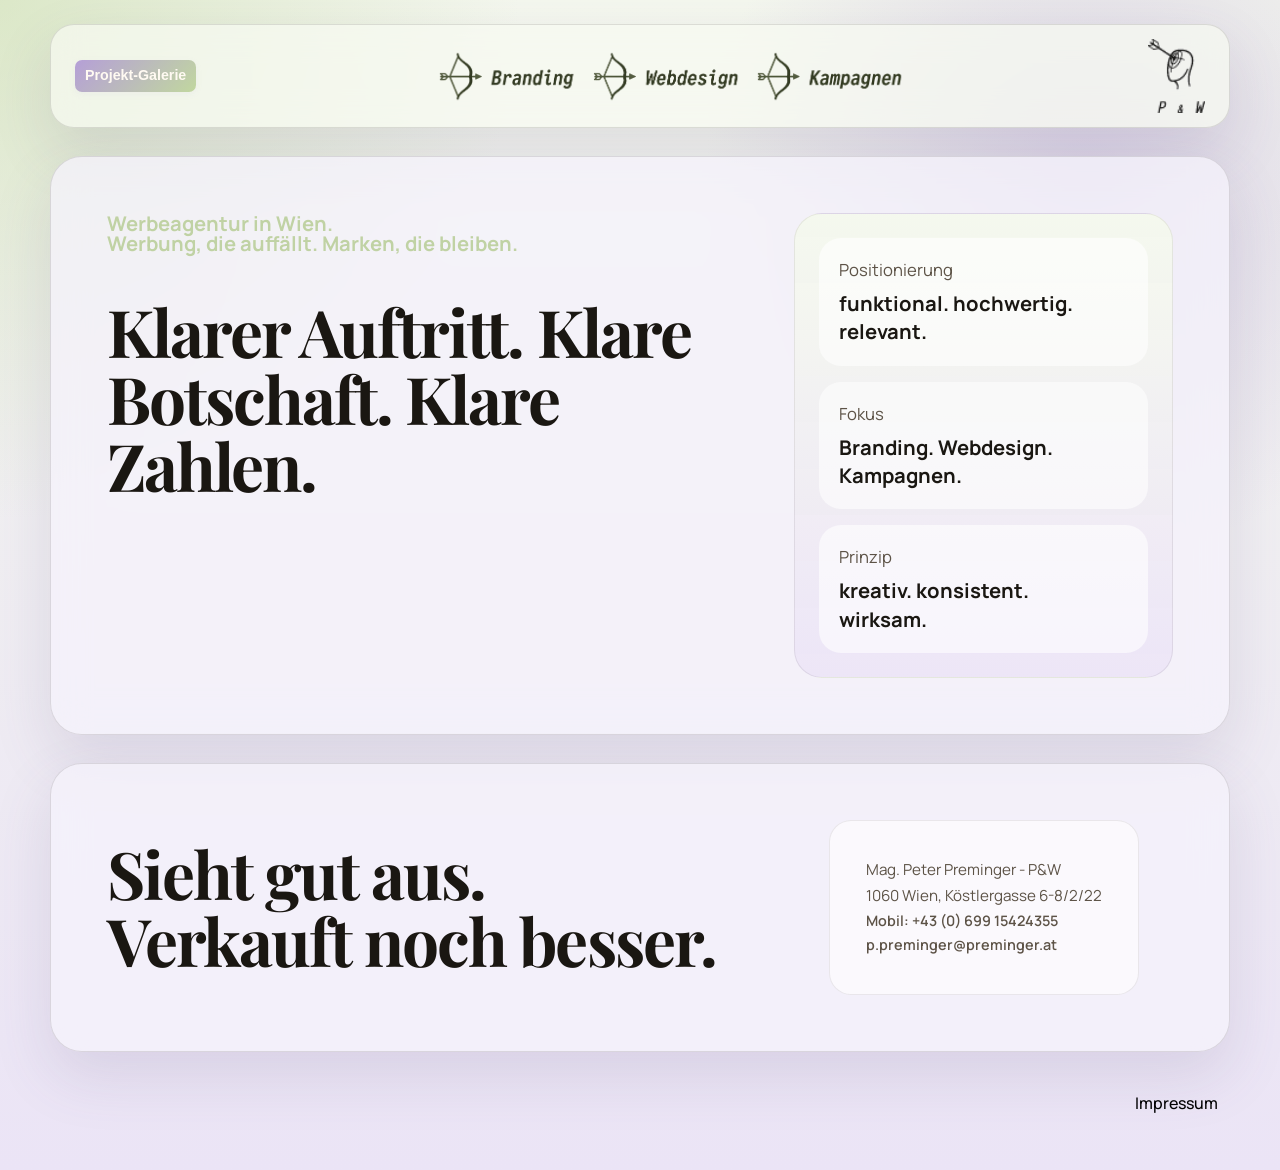
<file: index.html>
<!DOCTYPE html>
<html lang="de">
<head>
  <meta charset="utf-8">
  <meta name="viewport" content="width=device-width, initial-scale=1.0">
  <meta name="robots" content="index,follow,max-image-preview:large,max-snippet:-1,max-video-preview:-1">

  <link rel="canonical" href="https://preminger.at/" />
  <title>Preminger - P&W | Werbeagentur in Wien | Branding | Webdesign & Webdevelopment | Kampagnen</title>
  <meta name="description" content="Werbeagentur Preminger - P&W in Wien, Kampagnen, Marketing, Branding, Public Relations, Webdesign und Webdevelopment. +43 (0) 699 15424355, p.preminger@preminger.at">
  <meta name="keywords" content="Werbeagentur Wien, Webdesign Wien, Webdevelopment, Online-Marketing, Digitalagentur, Preminger, Werbung, Marketing, Kommunikation, Website erstellen, SEO, Webagentur Wien">
  <meta property="og:title" content="Werbeagentur Wien | Webdesign & Webdevelopment | Preminger">
  <meta property="og:description" content="Werbeagentur Preminger – P&W in Wien – Ihre Agentur für Webdesign, Webdevelopment und Online-Marketing. Jetzt informieren!">
  <meta property="og:type" content="website">
  <meta property="og:url" content="https://preminger.at/">
  <meta property="og:image" content="https://preminger.at/picture_library/Google.png">
  <meta property="og:image:alt" content="Werbeagentur Preminger - P&W in Wien Logo">
  <meta property="og:site_name" content="Werbeagentur Preminger - P&W in Wien">
  <meta property="og:locale" content="de_AT">
  <meta name="twitter:card" content="summary_large_image">
  <meta name="twitter:title" content="Werbeagentur Wien | Webdesign & Webdevelopment | Preminger">
  <meta name="twitter:description" content="Werbeagentur Preminger – P&W in Wien – Ihre Agentur für Webdesign, Webdevelopment und Online-Marketing. Jetzt informieren!">
  <meta name="twitter:image" content="https://preminger.at/picture_library/Google.png">
  
 
<script type="application/ld+json">
{
  "@context": "https://schema.org",
  "@graph": [
    {
      "@type": "AdvertisingAgency",
      "@id": "https://preminger.at/#agency",
      "name": "Werbeagentur Preminger – P&W",
      "url": "https://preminger.at/",
      "description": "Werbeagentur in Wien für Branding, Kampagnen, Webdesign und Webdevelopment.",
      "logo": {
        "@type": "ImageObject",
        "url": "https://preminger.at/picture_library/Google.png"
      },
      "image": "https://preminger.at/picture_library/Google.png",
      "telephone": "+43-699-15424355",
      "email": "p.preminger@preminger.at",
      "address": {
        "@type": "PostalAddress",
        "streetAddress": "Köstlergasse 6-8/2/22",
        "addressLocality": "Wien",
        "postalCode": "1060",
        "addressCountry": "AT"
      },
      "areaServed": [
        {
          "@type": "City",
          "name": "Wien"
        },
        {
          "@type": "Country",
          "name": "Österreich"
        }
      ],
      "knowsAbout": [
        "Branding",
        "Werbekampagnen",
        "Webdesign",
        "Webdevelopment"
      ],
      "hasOfferCatalog": {
        "@type": "OfferCatalog",
        "name": "Leistungen der Werbeagentur Preminger – P&W",
        "itemListElement": [
          {
            "@type": "Offer",
            "itemOffered": {
              "@type": "Service",
              "name": "Branding",
              "serviceType": "Markenentwicklung und Markenidentität",
              "provider": {
                "@id": "https://preminger.at/#agency"
              },
              "areaServed": {
                "@type": "City",
                "name": "Wien"
              }
            }
          },
          {
            "@type": "Offer",
            "itemOffered": {
              "@type": "Service",
              "name": "Kampagnen",
              "serviceType": "Werbekampagnen und Werbekommunikation",
              "provider": {
                "@id": "https://preminger.at/#agency"
              },
              "areaServed": {
                "@type": "City",
                "name": "Wien"
              }
            }
          },
          {
            "@type": "Offer",
            "itemOffered": {
              "@type": "Service",
              "name": "Webdesign",
              "serviceType": "Konzeption und Gestaltung von Websites",
              "provider": {
                "@id": "https://preminger.at/#agency"
              },
              "areaServed": {
                "@type": "City",
                "name": "Wien"
              }
            }
          },
          {
            "@type": "Offer",
            "itemOffered": {
              "@type": "Service",
              "name": "Webdevelopment",
              "serviceType": "Technische Entwicklung von Websites",
              "provider": {
                "@id": "https://preminger.at/#agency"
              },
              "areaServed": {
                "@type": "City",
                "name": "Wien"
              }
            }
          }
        ]
      },
      "contactPoint": {
        "@type": "ContactPoint",
        "telephone": "+43-699-15424355",
        "email": "p.preminger@preminger.at",
        "availableLanguage": [
          "de",
          "en"
        ],
        "contactType": "business inquiries"
      }
    },
    {
      "@type": "WebSite",
      "@id": "https://preminger.at/#website",
      "url": "https://preminger.at/",
      "name": "Preminger – P&W | Werbeagentur Wien",
      "inLanguage": "de-AT",
      "publisher": {
        "@id": "https://preminger.at/#agency"
      }
    }
  ]
}
</script>


  <meta name="google-site-verification" content="google7d855735e969ce4c">

  <link rel="preconnect" href="https://fonts.bunny.net">
  <link href="https://fonts.bunny.net/css2?family=Manrope:wght@400;500;600;700;800&family=Playfair+Display:wght@600;700&display=swap" rel="stylesheet">
  <link rel="stylesheet" href="style.css?v=10">
  <link rel="icon" href="https://preminger.at/picture_library/Google.png"> <!-- Moderne Browser wählen die richtige Größe -->
  <link rel="apple-touch-icon" href="https://preminger.at/picture_library/Google.png"> <!-- Für iOS Homescreen -->
  <link rel="manifest" href="picture_library/favicon_io_preminger/site.webmanifest">
</head>
<body>
  <div class="page-shell">
    <header class="site-header">
      <nav class="header-navbar">
        <img class="header-logo" src="picture_library/logo2.png" alt="Logo">
      </nav>
      <img class="site-header-logo-absolute" src="picture_library/PW_logo_klein_1c.gif" alt="P und W Logo">
    </header>

    <main id="top">
      <section class="hero-section">
        <div class="hero-copy">
          <h1>
            Werbeagentur in Wien.<br> Werbung, die auffällt. Marken, die bleiben.<br>        
          </h1>
          <h2>Klarer Auftritt. Klare Botschaft. Klare Zahlen.</h2>
        </div>

        <aside class="hero-panel" aria-label="Agenturprofil" style="position:relative;">
          <div class="hero-stat">
            <span>Positionierung</span>
            <strong>funktional. hochwertig. relevant.</strong>
          </div>
          <div class="hero-stat">
            <span>Fokus</span>
            <strong>Branding. Webdesign. Kampagnen.</strong>
          </div>
          <div class="hero-card">
            <span>Prinzip</span>
            <strong>kreativ. konsistent.<br>wirksam.</strong>
          </div>
        </aside>
      </section>

      <section class="contact-section" id="kontakt">
        <div class="contact-copy">
          <h2>Sieht gut aus.<br>Verkauft noch besser.</h2>
        </div>

        <div class="contact-card">
          <div class="violett-box">
            <p>Mag. Peter Preminger - P&W</p>
            <p>1060 Wien, Köstlergasse 6-8/2/22</p>
            <a href="tel:+4369915424355" style="display:block; font-weight:600;">Mobil: +43 (0) 699 15424355</a>
            <a href="mailto:p.preminger@preminger.at" style="display:block; font-weight:600;">p.preminger@preminger.at</a>
          </div>
        </div>
      </section>

      <div class="contact-legal-link-wrap">
        <a class="contact-legal-link" href="Impressum.html">Impressum</a>
      </div>
    </main>
  </div>

  <!-- Projekt-Galerie Overlay -->
  <div id="projekt-galerie" style="display:none; position:fixed; z-index:10000; left:0; top:0; width:100vw; height:100vh; background:rgba(30,24,40,0.7); justify-content:center; align-items:center;">
    <div id="projekt-galerie-inner" style="background:linear-gradient(180deg, rgba(245,249,237,0.97) 0%, rgba(236,228,247,0.97) 100%); border-radius:24px; box-shadow:0 8px 32px rgba(0,0,0,0.18); padding:40px 32px; max-width:90vw; max-height:98vh; overflow:auto; display:flex; flex-direction:column; align-items:center; position:relative; min-width:320px;">
      <button id="projekt-galerie-close" style="position:absolute; top:12px; right:16px; background:none; border:none; font-size:2rem; color:#b59fd7; cursor:pointer;">&times;</button>
      <div id="projekt-galerie-content" style="width:100%; max-width:520px; text-align:center; margin-top:32px;"></div>
      <div style="display:flex; justify-content:space-between; align-items:center; width:100%; max-width:320px; margin-top:32px;">
        <button id="projekt-galerie-prev" style="background:#e6e0f5; border:none; border-radius:8px; padding:8px 18px; font-size:1rem; color:#6c5b7b; cursor:pointer;">Zurück</button>
        <span id="projekt-galerie-progress" style="font-size:1rem; color:#6c5b7b;"></span>
        <button id="projekt-galerie-next" style="background:#e6e0f5; border:none; border-radius:8px; padding:8px 18px; font-size:1rem; color:#6c5b7b; cursor:pointer;">Weiter</button>
      </div>
    </div>
  </div>

  <script>
  // Projekt-Galerie Inhalte (beliebig erweiterbar)
  const projektGalerieData = [
    {
      title: "Referenzprojekt 2026: Weingut Kafka",
      html: `<p>Für den Kunden <a href="https://weingutkafka.com/" target="_blank" rel="noopener" style="color:#8ea76a; font-weight:600; text-decoration:underline;">Weingut Kafka</a> entwickelte die Agentur P & W 
        ein ganzheitliches digitales Markenerlebnis, von der visuellen Konzeption über das Webdesign bis hin zur technischen Umsetzung.<br> 
        Ergänzt wurde das Projekt durch performantes Development, responsive Optimierung für alle Endgeräte und eine benutzerfreundliche Präsentation 
        des Angebots.<br> Hervorzuheben sind weiters die technische Anbindung des Frontend-Online-Shops 
        an den Shopify-Checkout und die entsprechende Einrichtung des Shopify Shops, um ein nahtloses und benutzerfreundliches Einkaufserlebnis 
        vom ersten Eindruck bis zum Kaufabschluss zu schaffen.<br> Zusätzlich können anhand des Headless-Ansatzes des Shopify-Systems die 
        automatisierte Abwicklung von Bestellungen sowie das Management von Bestandsdaten und Marketingmaßnahmen direkt in Shopify genutzt werden, 
        während die individuell gestaltete und technisch umgesetzte Website als emotionaler und zentraler Anlaufpunkt für die Marke dient.</p>
      <img src="picture_library/logo2.png" alt="Projektbild" style="max-width:220px; margin:24px auto; border-radius:12px; box-shadow:0 2px 12px rgba(0,0,0,0.08);">
      <p>Für die neue Website des Kunden verbindet die Angentur P & W hochwertiges Design mit emotionalem Storytelling rund um Wein, Genuss und die besondere Atmosphäre des historischen 
        Weinbunkers im Wiener Zentrum.</p>`
    },
    {
      title: "Referenzprojekt 2026: Psychotherapiepraxis<br> Mag.ª Silvia Christine Bors",
      html: `<p>Für die Psychotherapiepraxis <a href="https://www.stsc.at/" target="_blank" rel="noopener" style="color:#8ea76a; font-weight:600; text-decoration:underline;">STSC.at</a> entwickelte die Agentur P & W ein modernes, klar strukturiertes Webdesign mit hoher visueller Prägnanz.<br>
        Neben der konzeptionellen Gestaltung und der inhaltlichen Aufbereitung stand vor allem die technische Umsetzung im Fokus: performantes Development, responsive Optimierung für alle Endgeräte sowie eine benutzerfreundliche Präsentation komplexer psychotherapeutischer Angebote.<br>
        Durch den individuell gestalteten Webauftritt, auf der Basis des für die Psychotherapiepraxis entwickelten Brandings, werden die vertrauensbildende therapeutische Kompetenz und die professionelle Expertise digital erlebbar.<br>
        Hervorzuheben ist weiters die Betreuung eines fachspezifischen Blogs durch die Agentur, mit illustrierten Blogbeiträgen, die von der Website-Inhaberin regelmäßig gepostet werden.</p>
        <img src="picture_library/logo2.png" alt="Projektbild" style="max-width:220px; margin:24px auto; border-radius:12px; box-shadow:0 2px 12px rgba(0,0,0,0.08);">
        <p>Die Agentur P & W gestaltete für die Psychotherapiepraxis eine moderne Website mit prägnanter visueller Sprache und intuitiver Nutzerführung.</p>`
    },
    {
      title: "Kampagnenreferenzen",
      html: `
        <div style=\"display:flex; flex-wrap:wrap; gap:24px; justify-content:center; align-items:center; margin:24px 0;\">
          <img src=\"picture_library/Inserat_1.webp\" alt=\"Inserat 1\" style=\"max-width:220px; border-radius:12px; box-shadow:0 2px 12px rgba(0,0,0,0.08);\">
          <img src=\"picture_library/Inserat_2.webp\" alt=\"Inserat 2\" style=\"max-width:220px; border-radius:12px; box-shadow:0 2px 12px rgba(0,0,0,0.08);\">
          <img src=\"picture_library/Inserat_3.webp\" alt=\"Inserat 3\" style=\"max-width:220px; border-radius:12px; box-shadow:0 2px 12px rgba(0,0,0,0.08);\">
          <img src=\"picture_library/Inszeniertes-Markenlogo.webp\" alt=\"Inszeniertes Markenlogo\" style=\"max-width:220px; border-radius:12px; box-shadow:0 2px 12px rgba(0,0,0,0.08);\">
          <img src=\"picture_library/Rustler_Kundenflotte.webp\" alt=\"Rustler Kundenflotte\" style=\"max-width:220px; border-radius:12px; box-shadow:0 2px 12px rgba(0,0,0,0.08);\">
          <img src=\"picture_library/Rustler_Firmenzentrale.webp\" alt=\"Rustler Firmenzentrale\" style=\"max-width:220px; border-radius:12px; box-shadow:0 2px 12px rgba(0,0,0,0.08);\">
        </div>
      `
    }
  ];

  let projektGalerieIndex = 0;
  const projektGalerie = document.getElementById('projekt-galerie');
  const projektGalerieContent = document.getElementById('projekt-galerie-content');
  const projektGalerieClose = document.getElementById('projekt-galerie-close');
  const projektGaleriePrev = document.getElementById('projekt-galerie-prev');
  const projektGalerieNext = document.getElementById('projekt-galerie-next');
  const projektGalerieProgress = document.getElementById('projekt-galerie-progress');

  function showProjektGalerie(idx) {
    projektGalerieIndex = idx;
    const data = projektGalerieData[projektGalerieIndex];
    projektGalerieContent.innerHTML = `<h2 style=\"color:#6c5b7b; margin-bottom:18px;\">${data.title}</h2>${data.html}`;
    projektGalerieProgress.textContent = `Projekt ${projektGalerieIndex + 1} von ${projektGalerieData.length}`;
    projektGaleriePrev.disabled = projektGalerieIndex === 0;
    projektGalerieNext.disabled = projektGalerieIndex === projektGalerieData.length - 1;
  }

  function openProjektGalerie(startIdx = 0) {
    projektGalerie.style.display = 'flex';
    document.body.style.overflow = 'hidden';
    showProjektGalerie(startIdx);
  }
  function closeProjektGalerie() {
    projektGalerie.style.display = 'none';
    document.body.style.overflow = '';
  }
  projektGalerieClose.addEventListener('click', closeProjektGalerie);
  projektGaleriePrev.addEventListener('click', () => {
    if (projektGalerieIndex > 0) showProjektGalerie(projektGalerieIndex - 1);
  });
  projektGalerieNext.addEventListener('click', () => {
    if (projektGalerieIndex < projektGalerieData.length - 1) showProjektGalerie(projektGalerieIndex + 1);
  });
  projektGalerie.addEventListener('click', function(e) {
    if (e.target === projektGalerie) closeProjektGalerie();
  });
  document.addEventListener('keydown', function(e) {
    if (projektGalerie.style.display === 'flex' && (e.key === 'Escape' || e.key === 'Esc')) closeProjektGalerie();
  });

  // Navigationsbutton in .site-header am linken Rand einfügen
  window.addEventListener('DOMContentLoaded', function() {
    const navBtn = document.createElement('button');
    navBtn.textContent = 'Projekt-Galerie';
    navBtn.style.whiteSpace = 'nowrap';
    navBtn.setAttribute('aria-label', 'Projekt-Galerie öffnen');
    navBtn.classList.add('projekt-galerie-btn');
    navBtn.onclick = () => openProjektGalerie(0);
    const siteHeader = document.querySelector('.site-header');
    if (siteHeader) {
      siteHeader.insertBefore(navBtn, siteHeader.firstChild);
    }
  });
  </script>
</body>
</html>
</file>
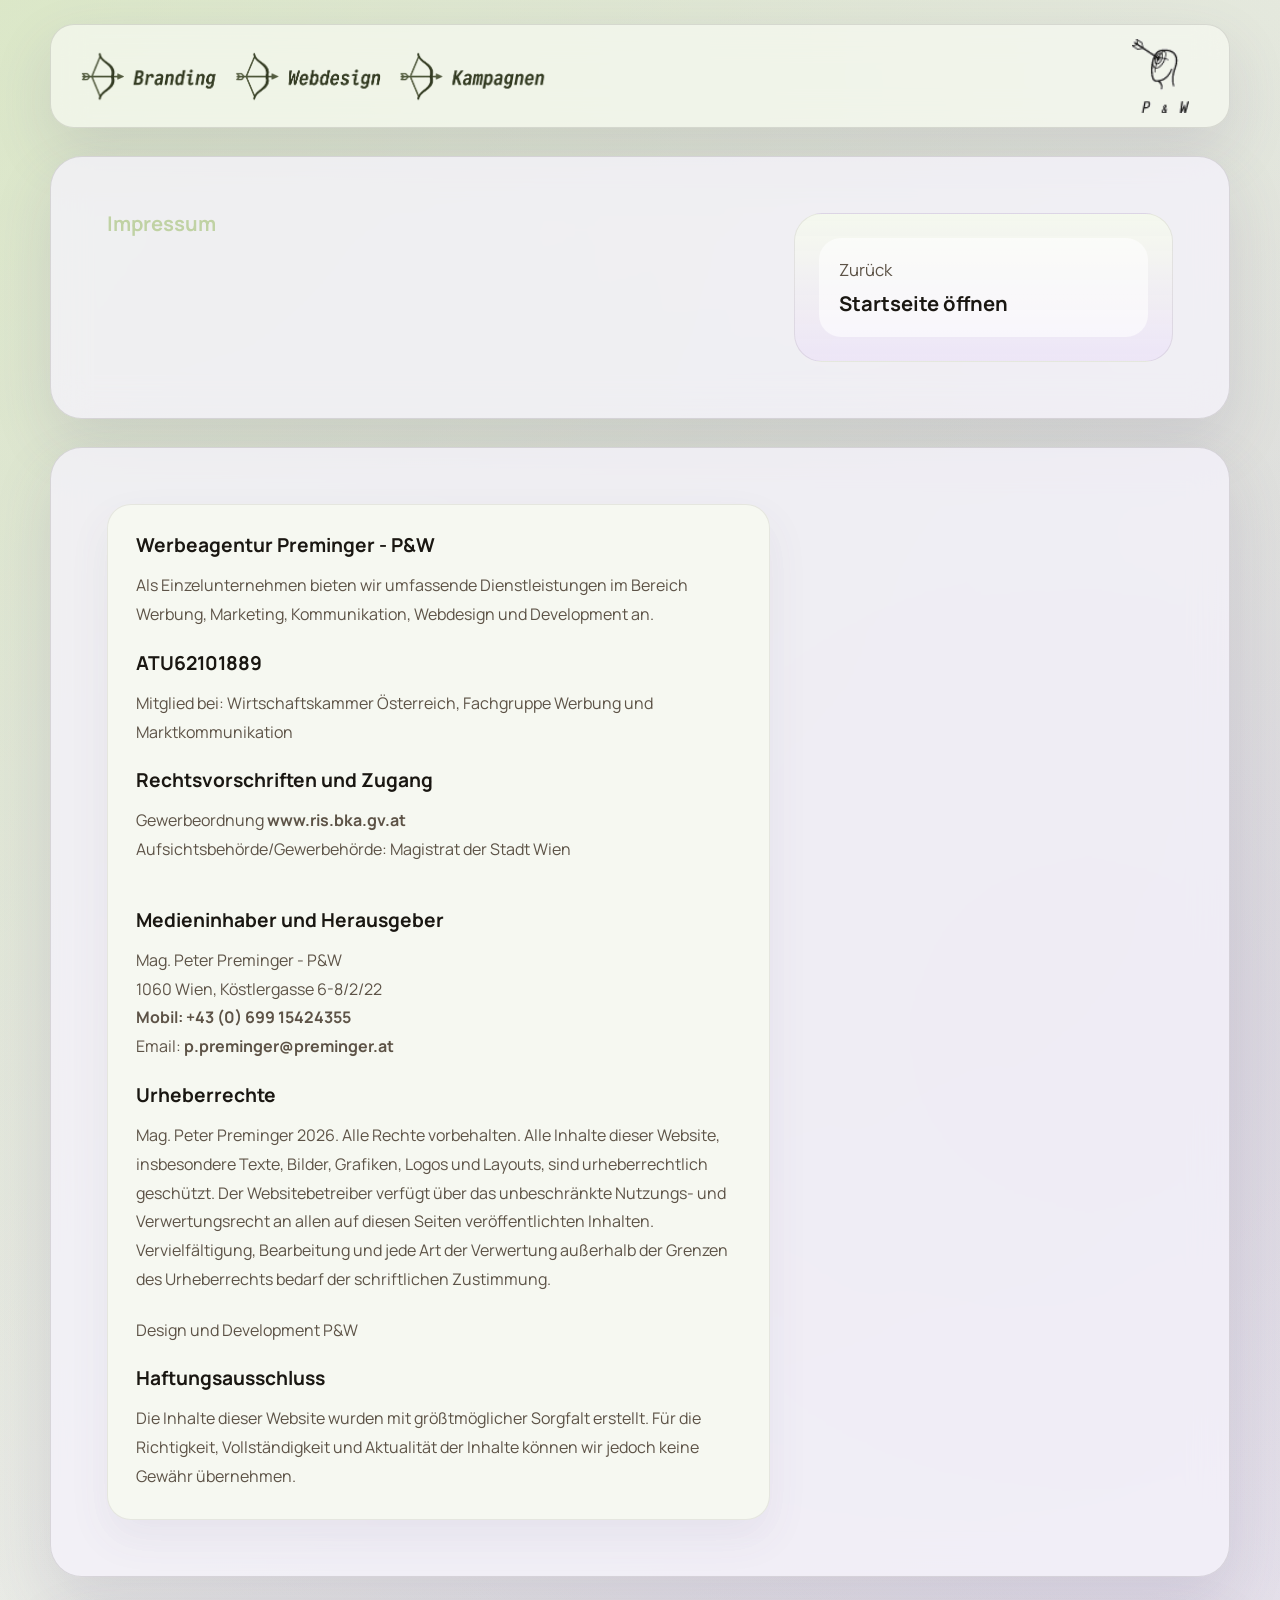
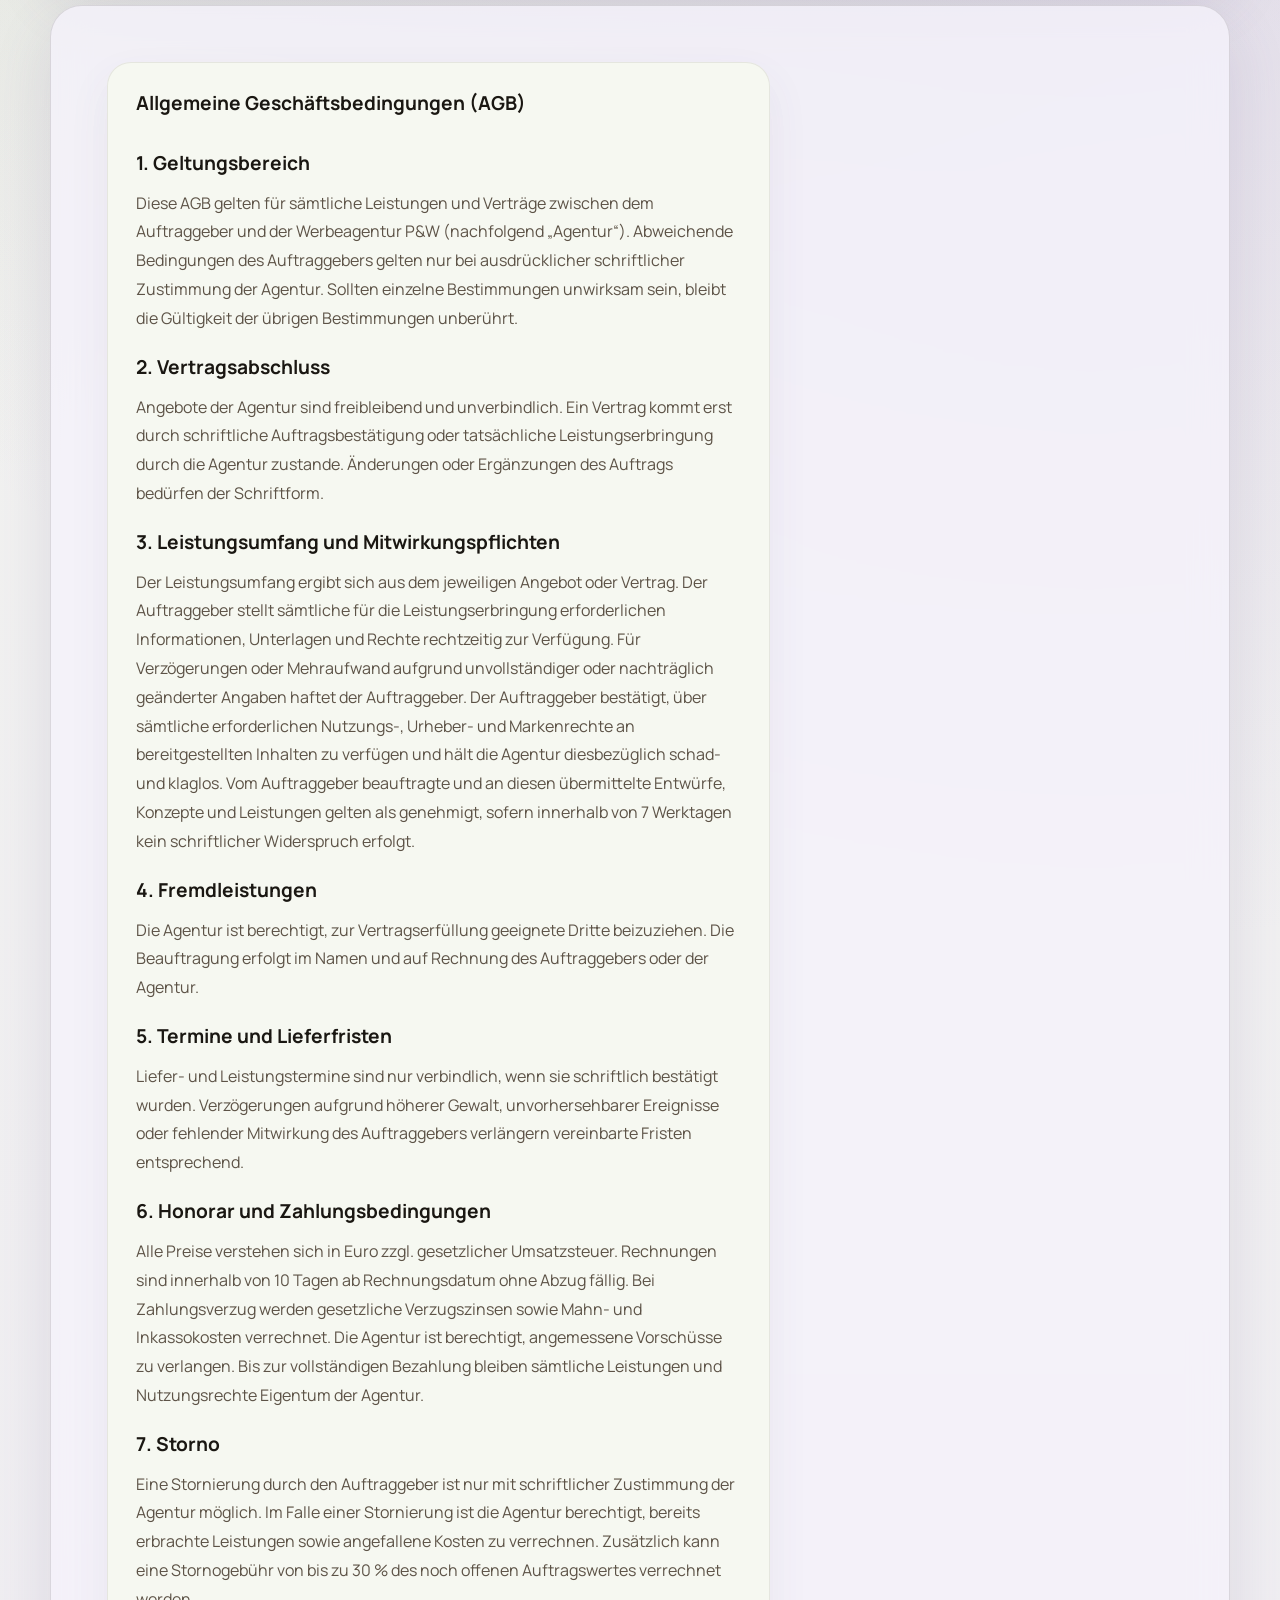
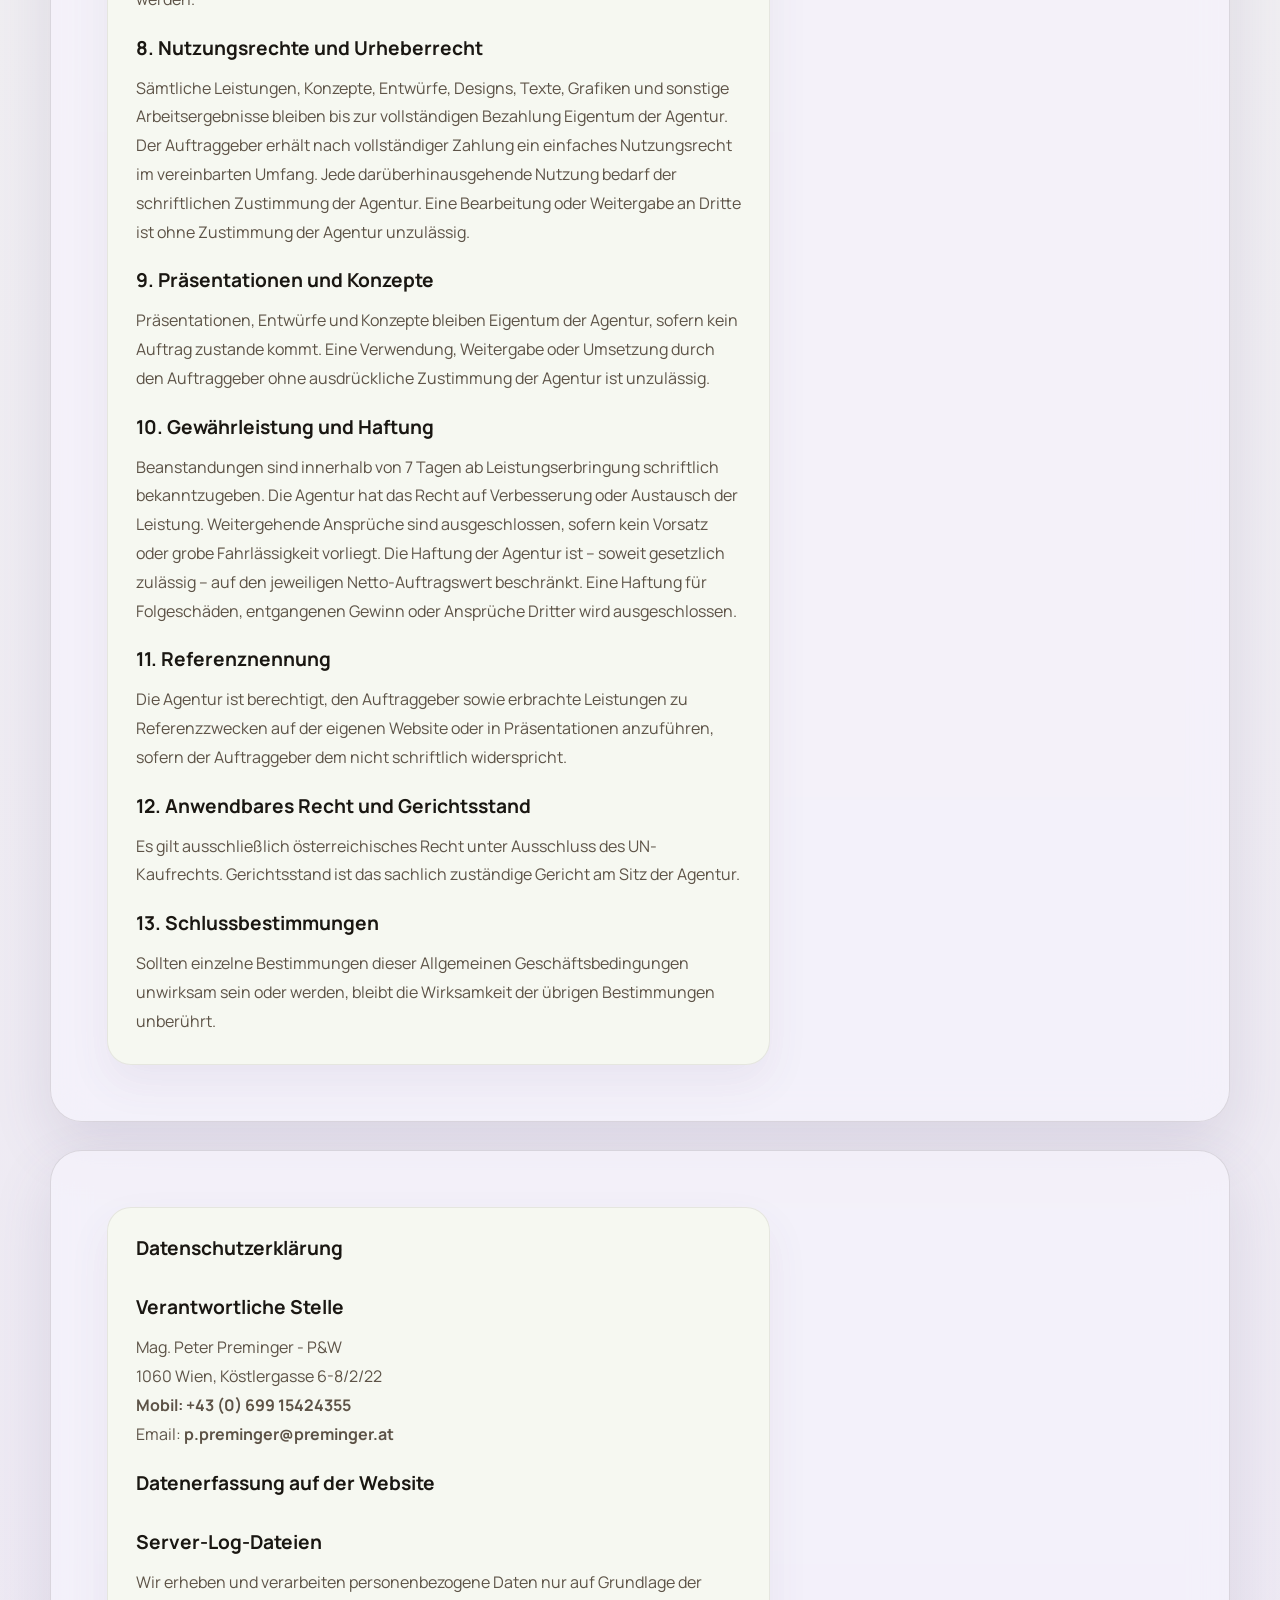
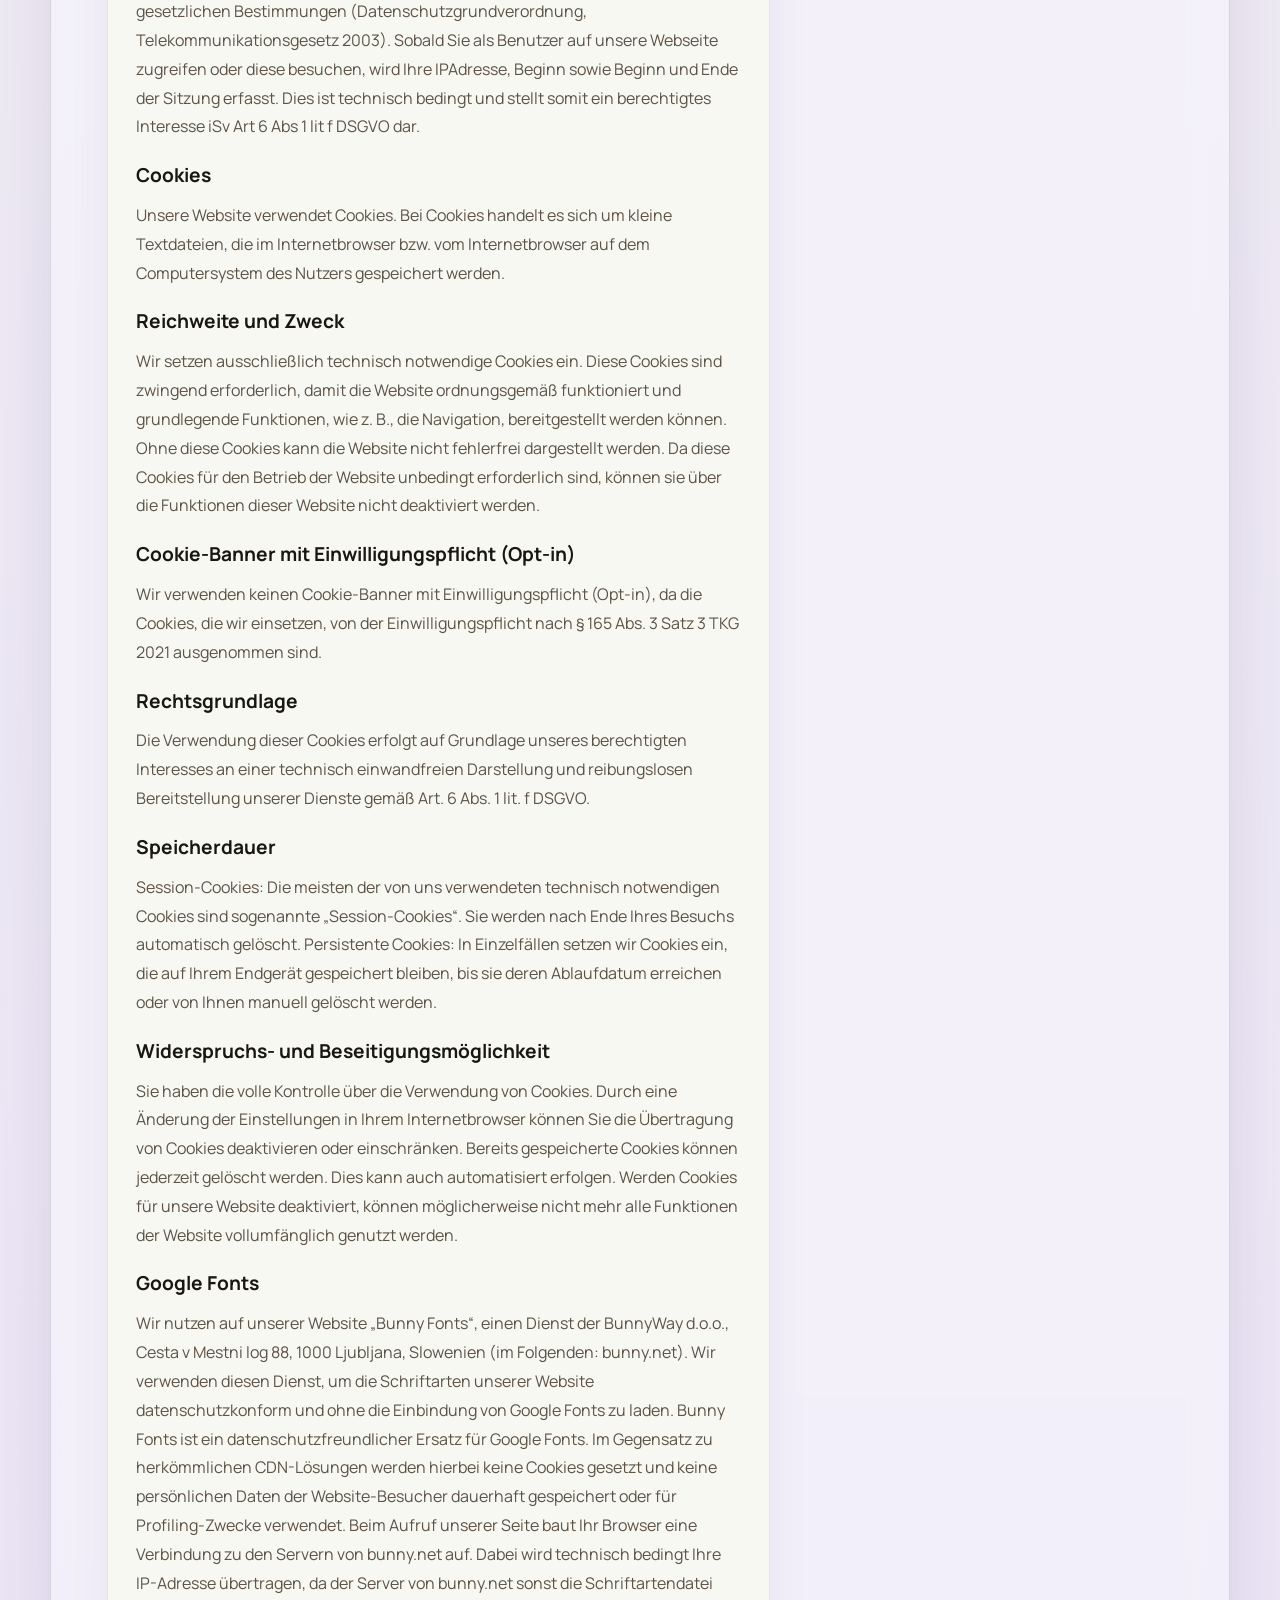
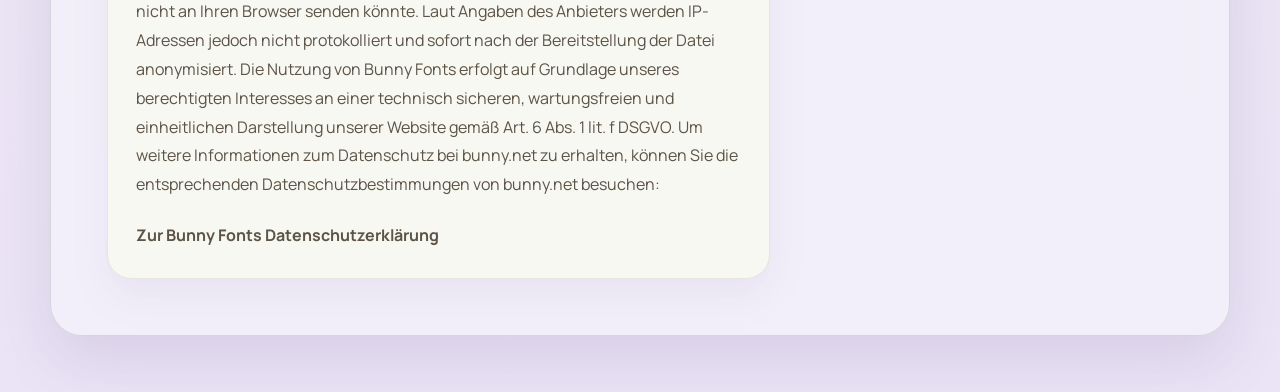
<file: Impressum.html>
<!DOCTYPE html>
<html lang="de">
<head>
  <meta charset="utf-8">
  <meta name="viewport" content="width=device-width, initial-scale=1.0">
  <meta name="robots" content="index,follow,max-image-preview:large,max-snippet:-1,max-video-preview:-1">

  <link rel="canonical" href="https://preminger.at/Impressum.html" />
  <title>Impressum | Preminger - P&W | Werbeagentur in Wien | Branding | Webdesign & Webdevelopment | Kampagnen</title>
   <meta name="description" content="Werbeagentur Preminger - P&W in Wien, Kampagnen, Marketing, Branding, Public Relations, Webdesign und Webdevelopment. +43 (0) 699 15424355, p.preminger@preminger.at">
   <meta name="keywords" content="Werbeagentur Wien, Webdesign Wien, Webdevelopment, Online-Marketing, Digitalagentur, Preminger, Werbung, Marketing, Kommunikation, Website erstellen, SEO, Webagentur Wien">
   <meta property="og:title" content="Werbeagentur Wien | Webdesign & Webdevelopment | Preminger">
   <meta property="og:description" content="Werbeagentur Preminger – P&W in Wien – Ihre Agentur für Webdesign, Webdevelopment und Online-Marketing. Jetzt informieren!">
   <meta property="og:type" content="website">
   <meta property="og:url" content="https://preminger.at/">
   <meta property="og:image" content="https://preminger.at/picture_library/Google.png">
   <meta property="og:image:alt" content="Werbeagentur Preminger - P&W in Wien Logo">
   <meta property="og:site_name" content="Werbeagentur Preminger - P&W in Wien">
   <meta property="og:locale" content="de_AT">
   <meta name="twitter:card" content="summary_large_image">
   <meta name="twitter:title" content="Werbeagentur Wien | Webdesign & Webdevelopment | Preminger">
   <meta name="twitter:description" content="Werbeagentur Preminger – P&W in Wien – Ihre Agentur für Webdesign, Webdevelopment und Online-Marketing. Jetzt informieren!">
   <meta name="twitter:image" content="https://preminger.at/picture_library/Google.png">
  
 
<script type="application/ld+json">
{
  "@context": "https://schema.org",
  "@graph": [
    {
      "@type": "AdvertisingAgency",
      "@id": "https://preminger.at/#agency",
      "name": "Werbeagentur Preminger – P&W",
      "url": "https://preminger.at/",
      "description": "Werbeagentur in Wien für Branding, Kampagnen, Webdesign und Webdevelopment.",
      "logo": {
        "@type": "ImageObject",
        "url": "https://preminger.at/picture_library/Google.png"
      },
      "image": "https://preminger.at/picture_library/Google.png",
      "telephone": "+43-699-15424355",
      "email": "p.preminger@preminger.at",
      "address": {
        "@type": "PostalAddress",
        "streetAddress": "Köstlergasse 6-8/2/22",
        "addressLocality": "Wien",
        "postalCode": "1060",
        "addressCountry": "AT"
      },
      "areaServed": [
        {
          "@type": "City",
          "name": "Wien"
        },
        {
          "@type": "Country",
          "name": "Österreich"
        }
      ],
      "knowsAbout": [
        "Branding",
        "Werbekampagnen",
        "Webdesign",
        "Webdevelopment"
      ],
      "hasOfferCatalog": {
        "@type": "OfferCatalog",
        "name": "Leistungen der Werbeagentur Preminger – P&W",
        "itemListElement": [
          {
            "@type": "Offer",
            "itemOffered": {
              "@type": "Service",
              "name": "Branding",
              "serviceType": "Markenentwicklung und Markenidentität",
              "provider": {
                "@id": "https://preminger.at/#agency"
              },
              "areaServed": {
                "@type": "City",
                "name": "Wien"
              }
            }
          },
          {
            "@type": "Offer",
            "itemOffered": {
              "@type": "Service",
              "name": "Kampagnen",
              "serviceType": "Werbekampagnen und Werbekommunikation",
              "provider": {
                "@id": "https://preminger.at/#agency"
              },
              "areaServed": {
                "@type": "City",
                "name": "Wien"
              }
            }
          },
          {
            "@type": "Offer",
            "itemOffered": {
              "@type": "Service",
              "name": "Webdesign",
              "serviceType": "Konzeption und Gestaltung von Websites",
              "provider": {
                "@id": "https://preminger.at/#agency"
              },
              "areaServed": {
                "@type": "City",
                "name": "Wien"
              }
            }
          },
          {
            "@type": "Offer",
            "itemOffered": {
              "@type": "Service",
              "name": "Webdevelopment",
              "serviceType": "Technische Entwicklung von Websites",
              "provider": {
                "@id": "https://preminger.at/#agency"
              },
              "areaServed": {
                "@type": "City",
                "name": "Wien"
              }
            }
          }
        ]
      },
      "contactPoint": {
        "@type": "ContactPoint",
        "telephone": "+43-699-15424355",
        "email": "p.preminger@preminger.at",
        "availableLanguage": [
          "de",
          "en"
        ],
        "contactType": "business inquiries"
      }
    },
    {
      "@type": "WebSite",
      "@id": "https://preminger.at/#website",
      "url": "https://preminger.at/",
      "name": "Preminger – P&W | Werbeagentur Wien",
      "inLanguage": "de-AT",
      "publisher": {
        "@id": "https://preminger.at/#agency"
      }
    }
  ]
}
</script>



  <link rel="preconnect" href="https://fonts.bunny.net">
  <link href="https://fonts.bunny.net/css2?family=Manrope:wght@400;500;600;700;800&family=Playfair+Display:wght@600;700&display=swap" rel="stylesheet">
  <link rel="stylesheet" href="style.css?v=10">
  <link rel="icon" href="https://preminger.at/picture_library/Google.png"> <!-- Moderne Browser wählen die richtige Größe -->
  <link rel="apple-touch-icon" href="https://preminger.at/picture_library/Google.png"> <!-- Für iOS Homescreen -->
  <link rel="manifest" href="picture_library/favicon_io_preminger/site.webmanifest">
</head>
<body>
  <div class="page-shell">
    <header class="site-header">
      <nav class="header-navbar">
        <img class="header-logo" src="picture_library/logo2.png" alt="Logo">
      </nav>
      <img class="site-header-logo-absolute" src="picture_library/PW_logo_klein_1c.gif" alt="P und W Logo">
    </header>

    <main>
      <section class="hero-section">
        <div class="hero-copy hero-copy-legal">
          <h1>Impressum</h1>
        </div>

        <aside class="hero-panel hero-panel-compact" aria-label="Seitenhinweis">
          <div class="hero-card">
            <span>Zurück</span>
            <strong><a href="/">Startseite öffnen</a></strong>
          </div>
        </aside>
      </section>
        
      <section class="legal-section hero-section">
        <div class="legal-stack">
          <article class="legal-card">

            <h2>Werbeagentur Preminger - P&W</h2>
            <p>Als Einzelunternehmen bieten wir umfassende Dienstleistungen im Bereich Werbung, Marketing, 
             Kommunikation, Webdesign und Development an.</p><br>
            <h2>ATU62101889</h2>
            <p>Mitglied bei: Wirtschaftskammer Österreich, Fachgruppe Werbung und Marktkommunikation</p><br>
            <h2>Rechtsvorschriften und Zugang</h2>
            <p>Gewerbeordnung <a href="https://www.ris.bka.gv.at" target="_blank" rel="noopener noreferrer">www.ris.bka.gv.at</a></p>
            <p>Aufsichtsbehörde/Gewerbehörde: Magistrat der Stadt Wien</p><br><br>

            <h2>Medieninhaber und Herausgeber</h2>
            <p>Mag. Peter Preminger - P&amp;W</p>
            <p>1060 Wien, Köstlergasse 6-8/2/22</p>
            <p><a href="tel:+4369915424355">Mobil: +43 (0) 699 15424355</a></p>
            <p>Email: <a href="mailto:p.preminger@preminger.at">p.preminger@preminger.at</a></p><br>
            <h2>Urheberrechte</h2>
            <p>Mag. Peter Preminger 2026. Alle Rechte vorbehalten. Alle Inhalte dieser Website, insbesondere Texte, Bilder, Grafiken, Logos und 
               Layouts, sind urheberrechtlich geschützt. Der Websitebetreiber verfügt über das unbeschränkte Nutzungs- und Verwertungsrecht 
               an allen auf diesen Seiten veröffentlichten Inhalten. Vervielfältigung, Bearbeitung und jede Art der Verwertung außerhalb der 
               Grenzen des Urheberrechts bedarf der schriftlichen Zustimmung.</p><br>

            <p>Design und Development P&W</p><br>
            
            <h2>Haftungsausschluss</h2>
            <p>Die Inhalte dieser Website wurden mit größtmöglicher Sorgfalt erstellt. Für die Richtigkeit, Vollständigkeit und Aktualität der 
               Inhalte können wir jedoch keine Gewähr übernehmen.</p>
          </article>
        </div>
      </section>

      <!-- Neue Section: Allgemeine Geschäftsbedingungen (AGB) -->
        <section class="agb-section hero-section">
          <div class="legal-stack">
            <article class="legal-card">
                <h2>Allgemeine Geschäftsbedingungen (AGB)</h2><br>
                <h2>1. Geltungsbereich</h2>
                <p>Diese AGB gelten für sämtliche Leistungen und Verträge zwischen dem Auftraggeber und der Werbeagentur P&amp;W 
                  (nachfolgend „Agentur“). Abweichende Bedingungen des Auftraggebers gelten nur bei ausdrücklicher schriftlicher 
                  Zustimmung der Agentur. Sollten einzelne Bestimmungen unwirksam sein, bleibt die Gültigkeit der übrigen Bestimmungen unberührt.</p><br>
                <h2>2. Vertragsabschluss</h2>
                <p>Angebote der Agentur sind freibleibend und unverbindlich. Ein Vertrag kommt erst durch schriftliche Auftragsbestätigung 
                  oder tatsächliche Leistungserbringung durch die Agentur zustande. Änderungen oder Ergänzungen des Auftrags 
                  bedürfen der Schriftform.</p><br>
                <h2>3. Leistungsumfang und Mitwirkungspflichten</h2>
                <p>Der Leistungsumfang ergibt sich aus dem jeweiligen Angebot oder Vertrag. Der Auftraggeber stellt sämtliche für die 
                  Leistungserbringung erforderlichen Informationen, Unterlagen und Rechte rechtzeitig zur Verfügung. Für Verzögerungen oder 
                  Mehraufwand aufgrund unvollständiger oder nachträglich geänderter Angaben haftet der Auftraggeber. Der Auftraggeber bestätigt, 
                  über sämtliche erforderlichen Nutzungs-, Urheber- und Markenrechte an bereitgestellten Inhalten zu verfügen und hält die Agentur 
                  diesbezüglich schad- und klaglos. Vom Auftraggeber beauftragte und an diesen übermittelte Entwürfe, Konzepte und Leistungen gelten 
                  als genehmigt, sofern innerhalb von 7 Werktagen kein schriftlicher Widerspruch erfolgt.</p><br>
                <h2>4. Fremdleistungen</h2>
                <p>Die Agentur ist berechtigt, zur Vertragserfüllung geeignete Dritte beizuziehen. Die Beauftragung erfolgt im Namen und auf 
                  Rechnung des Auftraggebers oder der Agentur.</p><br>
                <h2>5. Termine und Lieferfristen</h2>
                <p>Liefer- und Leistungstermine sind nur verbindlich, wenn sie schriftlich bestätigt wurden. Verzögerungen aufgrund höherer Gewalt, 
                  unvorhersehbarer Ereignisse oder fehlender Mitwirkung des Auftraggebers verlängern vereinbarte Fristen entsprechend.</p><br>
                <h2>6. Honorar und Zahlungsbedingungen</h2>
                <p>Alle Preise verstehen sich in Euro zzgl. gesetzlicher Umsatzsteuer. Rechnungen sind innerhalb von 10 Tagen ab Rechnungsdatum 
                  ohne Abzug fällig. Bei Zahlungsverzug werden gesetzliche Verzugszinsen sowie Mahn- und Inkassokosten verrechnet. Die Agentur 
                  ist berechtigt, angemessene Vorschüsse zu verlangen. Bis zur vollständigen Bezahlung bleiben sämtliche Leistungen und 
                  Nutzungsrechte Eigentum der Agentur.</p><br>
                <h2>7. Storno</h2>
                <p>Eine Stornierung durch den Auftraggeber ist nur mit schriftlicher Zustimmung der Agentur möglich. Im Falle einer Stornierung 
                  ist die Agentur berechtigt, bereits erbrachte Leistungen sowie angefallene Kosten zu verrechnen. Zusätzlich kann eine Stornogebühr 
                  von bis zu 30 % des noch offenen Auftragswertes verrechnet werden.</p><br>
                <h2>8. Nutzungsrechte und Urheberrecht</h2>
                <p>Sämtliche Leistungen, Konzepte, Entwürfe, Designs, Texte, Grafiken und sonstige Arbeitsergebnisse bleiben bis zur vollständigen 
                  Bezahlung Eigentum der Agentur. Der Auftraggeber erhält nach vollständiger Zahlung ein einfaches Nutzungsrecht im vereinbarten 
                  Umfang. Jede darüberhinausgehende Nutzung bedarf der schriftlichen Zustimmung der Agentur. Eine Bearbeitung oder Weitergabe an 
                  Dritte ist ohne Zustimmung der Agentur unzulässig.</p><br>
                <h2>9. Präsentationen und Konzepte</h2>
                <p>Präsentationen, Entwürfe und Konzepte bleiben Eigentum der Agentur, sofern kein Auftrag zustande kommt. Eine Verwendung, 
                  Weitergabe oder Umsetzung durch den Auftraggeber ohne ausdrückliche Zustimmung der Agentur ist unzulässig.</p><br>
                <h2>10. Gewährleistung und Haftung</h2>
                <p>Beanstandungen sind innerhalb von 7 Tagen ab Leistungserbringung schriftlich bekanntzugeben. Die Agentur hat das 
                  Recht auf Verbesserung oder Austausch der Leistung. Weitergehende Ansprüche sind ausgeschlossen, sofern kein Vorsatz oder 
                  grobe Fahrlässigkeit vorliegt. Die Haftung der Agentur ist – soweit gesetzlich zulässig – auf den jeweiligen Netto-Auftragswert 
                  beschränkt. Eine Haftung für Folgeschäden, entgangenen Gewinn oder Ansprüche Dritter wird ausgeschlossen.</p><br>
                <h2>11. Referenznennung</h2>
                <p>Die Agentur ist berechtigt, den Auftraggeber sowie erbrachte Leistungen zu Referenzzwecken auf der eigenen Website oder in 
                  Präsentationen anzuführen, sofern der Auftraggeber dem nicht schriftlich widerspricht.</p><br>
                <h2>12. Anwendbares Recht und Gerichtsstand</h2>
                <p>Es gilt ausschließlich österreichisches Recht unter Ausschluss des UN-Kaufrechts. Gerichtsstand ist das sachlich zuständige 
                  Gericht am Sitz der Agentur.</p><br>
                  <h2>13. Schlussbestimmungen</h2>
                  <p>Sollten einzelne Bestimmungen dieser Allgemeinen Geschäftsbedingungen unwirksam sein oder werden, bleibt die Wirksamkeit 
                    der übrigen Bestimmungen unberührt.</p>
            </article>
          </div>
        </section>

      <section class="legal-section hero-section">
        <div class="legal-stack">
          <article class="legal-card">
            <h2>Datenschutzerklärung</h2><br>

            <h2>Verantwortliche Stelle</h2>
            <p>Mag. Peter Preminger - P&amp;W</p>
            <p>1060 Wien, Köstlergasse 6-8/2/22</p>
            <p><a href="tel:+4369915424355">Mobil: +43 (0) 699 15424355</a></p>
            <p>Email: <a href="mailto:p.preminger@preminger.at">p.preminger@preminger.at</a></p><br>            
            
            <h2>Datenerfassung auf der Website</h2><br> 

            <h2>Server-Log-Dateien</h2>            
            <p> Wir erheben und verarbeiten personenbezogene Daten nur auf Grundlage der gesetzlichen Bestimmungen (Datenschutzgrundverordnung, 
                Telekommunikationsgesetz 2003). Sobald Sie als Benutzer auf unsere Webseite zugreifen oder diese besuchen, wird Ihre IPAdresse, 
                Beginn sowie Beginn und Ende der Sitzung erfasst. Dies ist technisch bedingt und stellt somit ein berechtigtes Interesse 
                iSv Art 6 Abs 1 lit f DSGVO dar.</p><br>

            <h2>Cookies</h2>
                <p>Unsere Website verwendet Cookies. Bei Cookies handelt es sich um kleine Textdateien, die im Internetbrowser bzw. vom Internetbrowser 
                auf dem Computersystem des Nutzers gespeichert werden.</p><br>

            <h2>Reichweite und Zweck</h2>
            <p>Wir setzen ausschließlich technisch notwendige Cookies ein. Diese Cookies sind zwingend erforderlich, damit die Website ordnungsgemäß 
                funktioniert und grundlegende Funktionen, wie z. B., die Navigation, bereitgestellt werden können. Ohne diese Cookies kann die Website 
                nicht fehlerfrei dargestellt werden. Da diese Cookies für den Betrieb der Website unbedingt erforderlich sind, können sie über die 
                Funktionen dieser Website nicht deaktiviert werden.</p><br>

            <h2>Cookie-Banner mit Einwilligungspflicht (Opt-in)</h2>
            <p>Wir verwenden keinen Cookie-Banner mit Einwilligungspflicht (Opt-in), da die Cookies, die wir einsetzen, von der Einwilligungspflicht 
              nach § 165 Abs. 3 Satz 3 TKG 2021 ausgenommen sind.</p><br>

            <h2>Rechtsgrundlage</h2>
            <p>Die Verwendung dieser Cookies erfolgt auf Grundlage unseres berechtigten Interesses an einer technisch einwandfreien Darstellung und 
               reibungslosen Bereitstellung unserer Dienste gemäß Art. 6 Abs. 1 lit. f DSGVO.</p><br>

               <h2>Speicherdauer</h2>
               <p>Session-Cookies: Die meisten der von uns verwendeten technisch notwendigen Cookies sind sogenannte „Session-Cookies“. 
               Sie werden nach Ende Ihres Besuchs automatisch gelöscht. Persistente Cookies: In Einzelfällen setzen wir Cookies ein, 
               die auf Ihrem Endgerät gespeichert bleiben, bis sie deren Ablaufdatum 
               erreichen oder von Ihnen manuell gelöscht werden.</p><br>

               <h2>Widerspruchs- und Beseitigungsmöglichkeit</h2>
               <p>Sie haben die volle Kontrolle über die Verwendung von Cookies. Durch eine Änderung der Einstellungen in Ihrem 
               Internetbrowser können Sie die Übertragung von Cookies deaktivieren oder einschränken. Bereits gespeicherte Cookies 
               können jederzeit gelöscht werden. Dies kann auch automatisiert erfolgen. Werden Cookies für unsere Website deaktiviert, 
               können möglicherweise nicht mehr alle Funktionen der Website vollumfänglich genutzt werden. </p><br>

               <h2>Google Fonts</h2>
               <p>Wir nutzen auf unserer Website „Bunny Fonts“, einen Dienst der BunnyWay d.o.o., Cesta v Mestni log 88, 1000 Ljubljana, 
               Slowenien (im Folgenden: bunny.net). Wir verwenden diesen Dienst, um die Schriftarten unserer Website datenschutzkonform 
               und ohne die Einbindung von Google Fonts zu laden. Bunny Fonts ist ein datenschutzfreundlicher Ersatz für Google Fonts.
               Im Gegensatz zu herkömmlichen CDN-Lösungen werden hierbei keine Cookies gesetzt und keine persönlichen Daten der Website-Besucher 
               dauerhaft gespeichert oder für Profiling-Zwecke verwendet. Beim Aufruf unserer Seite baut Ihr Browser eine Verbindung zu den Servern 
               von bunny.net auf. Dabei wird technisch bedingt Ihre IP-Adresse übertragen, da der Server von bunny.net sonst die Schriftartendatei 
               nicht an Ihren Browser senden könnte. Laut Angaben des Anbieters werden IP-Adressen jedoch nicht protokolliert und sofort nach der 
               Bereitstellung der Datei anonymisiert. Die Nutzung von Bunny Fonts erfolgt auf Grundlage unseres berechtigten Interesses an einer 
               technisch sicheren, wartungsfreien und einheitlichen Darstellung unserer Website gemäß Art. 6 Abs. 1 lit. f DSGVO. Um weitere Informationen 
               zum Datenschutz bei bunny.net zu erhalten, können Sie die entsprechenden Datenschutzbestimmungen von bunny.net besuchen:</p><br>
               <p><a href="https://fonts.bunny.net/about" target="_blank" rel="noopener noreferrer">Zur Bunny Fonts Datenschutzerklärung</a></p>
  
              

          </article>
        </div>
      </section>
    </main>
  </div>
</body>
</html>
</file>
<file: style.css>
/* Gemeinsamer Container für beide Logos */
.logo-container {
	display: flex;
	align-items: center;
	gap: 18px;
}
/* Responsive Breakpoints */
@media (max-width: 1200px) {
	.page-shell {
		width: 98%;
		padding: 12px 0 32px;
	}
	.site-header {
		gap: 12px;
		padding: 0 16px;
	}
	.hero-section, .services-section, .showcase-section, .contact-section {
		padding: 24px;
	}
}

@media (max-width: 900px) {
	.site-header {
		gap: 10px;
		padding: 0 12px;
	}
	.nav-center {
		margin-left: 0;
		gap: 6px;
	}
	.nav-center-image, .brand-logo {
		height: 60px;
		margin-left: 0;
		margin-top: 0;
	}
	.hero-section {
		grid-template-columns: 1fr;
		padding: 18px;
	}
}

@media (max-width: 600px) {
	.site-header {
		gap: 8px;
		padding: 10px 12px;
	}
	.nav-center {
		flex-direction: row;
		justify-content: center;
		align-items: center;
		gap: 4px;
		margin-left: 0;
	}
	.nav-center-image, .brand-logo {
		height: 38px;
		max-width: 90px;
		margin-left: 0;
		margin-top: 0;
		display: block;
	}
	.brand-block {
		justify-self: center;
	}
	.hero-section, .services-section, .showcase-section, .contact-section {
		padding: 8px;
	}
}

@media (max-width: 400px) {
	.site-header {
		gap: 6px;
		padding: 8px 10px;
	}
	.nav-center-image, .brand-logo {
		height: 28px;
		max-width: 60px;
	}
	.hero-section, .services-section, .showcase-section, .contact-section {
		padding: 2px;
	}
}
/* Zeilenabstand für violett-box */
.violett-box p, .violett-box a {
	margin-top: 0.5em;
	margin-bottom: 0.5em;
	line-height: 1.7;
}
/* Utility-Klasse für violetten Rahmen */
.violett-box {
	border-radius: 16px;
	padding: 16px;
	display: inline-block;
	background: transparent;
}
.contact-section {
	position: relative;
}

/* Entferne absolute Positionierung für bessere Responsivität */
.contact-card {
	position: static;
	right: auto;
	bottom: auto;
	transform: none;
	z-index: auto;
}
/* Grüner transparenter Hintergrund für Kontaktkarte */
.contact-card {
	background: rgba(142, 167, 106, 0.8); /* grüner Farbton mit 80% Deckkraft */
	border-radius: 18px;
	padding: 24px;
	border: 3px solid #b59fd7;
}

:root {
	--bg: #eef3e4;
	--surface: rgba(245, 242, 251, 0.78);
	--surface-strong: #f6f8f1;
	--text: #1a1712;
	--muted: #5d5347;
	--accent: #b59fd7;
	--accent-dark: #8ea76a;
	--line: rgba(26, 23, 18, 0.12);
	--shadow: 0 24px 60px rgba(91, 75, 124, 0.14);
}

* {
	box-sizing: border-box;
}

html {
	scroll-behavior: smooth;
}

body {
	margin: 0;
	min-height: 100vh;
	font-family: "Manrope", "Segoe UI", sans-serif;
	color: var(--text);
	background:
		radial-gradient(circle at top left, rgba(193, 215, 159, 0.48), transparent 30%),
		radial-gradient(circle at 85% 15%, rgba(181, 159, 215, 0.38), transparent 26%),
		linear-gradient(180deg, #f4f7ee 0%, #ebe4f6 100%);
}

a {
	color: inherit;
	text-decoration: none;
}

.page-shell {
	width: min(1180px, calc(100% - 32px));
	margin: 0 auto;
	padding: 24px 0 56px;
}

.site-header {
	display: grid;
	grid-template-columns: auto minmax(0, 1fr) auto;
	align-items: center;
	position: relative;
	gap: 16px;
	padding: 0 24px;
	min-height: 104px;
	height: 104px;
	border: 1px solid var(--line);
	border-radius: 24px;
	background: rgba(247, 250, 241, 0.72);
	box-shadow: var(--shadow);
	backdrop-filter: blur(16px);
}

/* Projekt-Galerie Navigationsbutton links in der Header-Leiste */

.site-header > .projekt-galerie-btn {
	justify-self: start;
	align-self: center;
	background: linear-gradient(135deg, #b59fd7 0%, #c1d79f 100%);
	color: #fffaf2;
	border: none;
	border-radius: 7px;
	padding: 2px 10px;
	font-size: 0.89rem;
	font-weight: 600;
	box-shadow: 0 2px 6px rgba(181, 159, 215, 0.10);
	transition: transform 180ms, box-shadow 180ms;
	cursor: pointer;
	line-height: 1.2;
	height: 2rem;
	min-height: unset;
	white-space: nowrap;
}
.site-header > .projekt-galerie-btn:hover,
.site-header > .projekt-galerie-btn:focus-visible {
	transform: translateY(-2px);
	box-shadow: 0 8px 16px rgba(181, 159, 215, 0.18);
}

@media (max-width: 700px) {
	.site-header > .projekt-galerie-btn {
		padding: 3px 9px;
		font-size: 0.82rem;
		border-radius: 7px;
		height: 1.8rem;
	}
}


/* Rechtes Logo als reguläres Grid-Element */
.site-header-logo-absolute {
	position: static;
	transform: none;
	justify-self: end;
	align-self: center;
	height: clamp(34px, 6vw, 74.06px);
	width: auto;
	max-width: 100%;
	display: block;
	z-index: 2;
}

.header-navbar {
	display: flex;
	align-items: center;
	justify-content: center;
	justify-self: center;
	width: auto;
	height: auto;
	min-width: 0;
}

.header-logo {
	height: clamp(30px, 5vw, 55px);
	width: auto;
	max-width: 100%;
	display: block;
	margin-right: 0;
}

@media (max-width: 700px) {
	.site-header {
		grid-template-columns: auto 1fr auto;
		height: auto;
		min-height: 72px;
		padding: 0 12px;
	}
	.header-logo {
		height: 32px;
	}
	.site-header-logo-absolute {
		height: 42.32px;
	}
}

@media (max-width: 600px) {
	.site-header {
		grid-template-columns: 1fr auto;
		grid-template-areas:
			"button rightlogo"
			"center center";
		row-gap: 8px;
		column-gap: 10px;
		height: auto;
		min-height: unset;
	}

	.site-header > .projekt-galerie-btn {
		grid-area: button;
		justify-self: start;
	}

	.header-navbar {
		grid-area: center;
		justify-self: center;
	}

	.site-header-logo-absolute {
		grid-area: rightlogo;
		justify-self: end;
		height: 36px;
	}

	.header-logo {
		height: 28px;
	}
}

@media (max-width: 400px) {
	.site-header > .projekt-galerie-btn {
		padding: 2px 8px;
		font-size: 0.76rem;
		height: 1.65rem;
	}

	.header-logo {
		height: 24px;
	}

	.site-header-logo-absolute {
		height: 30px;
	}
}

.section-label,
.showcase-tag {
	margin: 0;
	font-size: 0.78rem;
	font-weight: 700;
	letter-spacing: 0.18em;
	text-transform: uppercase;
	color: var(--accent-dark);
}

.site-nav {
	display: flex;
	flex-wrap: wrap;
	gap: 18px;
	font-weight: 600;
	color: var(--muted);
	justify-self: end;
}

.site-nav a {
	position: relative;
	padding: 8px 16px;
	border-radius: 16px;
	background: linear-gradient(135deg, #b59fd7 0%, #c1d79f 100%);
	color: #fffaf2;
	transition: transform 180ms ease, box-shadow 180ms ease;
}

.site-nav a:hover,
.site-nav a:focus-visible {
	transform: translateY(-2px);
	box-shadow: 0 8px 16px rgba(181, 159, 215, 0.28);
}

main {
	display: grid;
	gap: 28px;
	margin-top: 28px;
}

.hero-section,
.services-section,
.showcase-section,
.contact-section {
	border: 1px solid var(--line);
	border-radius: 32px;
	background: var(--surface);
	backdrop-filter: blur(18px);
	box-shadow: var(--shadow);
}

.hero-section {
	display: grid;
	grid-template-columns: minmax(0, 1.4fr) minmax(280px, 0.8fr);
	gap: 24px;
	padding: 56px;
	overflow: hidden;
}

.section-heading h2,
.hero-copy h2,
.contact-copy h2 {
	margin: 0;
	font-family: "Playfair Display", Georgia, serif;
	font-weight: 700;
	line-height: 1.02;
	letter-spacing: -0.03em;
}

.hero-copy-legal h1 {
	font-size: clamp(2.36rem, 5.2vw, 4.2rem);
}

.hero-text,
.section-heading,
.contact-copy p,
.service-card p,
.showcase-card p,
.contact-card {
	color: var(--muted);
}

.hero-text {
	max-width: 54ch;
	margin: 24px 0 0;
	font-size: 1.08rem;
	line-height: 1.8;
}

.hero-actions {
	display: flex;
	flex-wrap: wrap;
	gap: 14px;
	margin-top: 32px;
}

.button {
	display: inline-flex;
	align-items: center;
	justify-content: center;
	min-height: 52px;
	padding: 0 24px;
	border-radius: 999px;
	font-weight: 700;
	transition: transform 180ms ease, box-shadow 180ms ease, background 180ms ease;
}

.button:hover,
.button:focus-visible {
	transform: translateY(-2px);
}

.button-primary {
	color: #fffaf2;
	background: linear-gradient(135deg, #b59fd7 0%, #c1d79f 100%);
	box-shadow: 0 18px 30px rgba(181, 159, 215, 0.28);
}

.button-secondary {
	border: 1px solid var(--line);
	background: rgba(255, 255, 255, 0.52);
}

.hero-panel {
	display: grid;
	align-content: start;
	gap: 16px;
	padding: 24px;
	border-radius: 28px;
	background: linear-gradient(180deg, rgba(245, 249, 237, 0.94) 0%, rgba(236, 228, 247, 0.9) 100%);
	border: 1px solid rgba(26, 23, 18, 0.08);
}

.hero-panel-compact {
	align-content: center;
}

.hero-panel-compact .hero-card {
	margin: 0;
}

.hero-stat,
.hero-card {
	padding: 20px;
	border-radius: 22px;
	background: rgba(255, 255, 255, 0.58);
	border: none;
}

.hero-stat span,
.hero-card span {
	display: block;
	margin-bottom: 8px;
	color: var(--muted);
	font-size: 1.045rem;
}

.hero-stat strong,
.hero-card strong {
	font-size: 1.265rem;
	line-height: 1.4;
}

.services-section,
.showcase-section,
.contact-section {
	padding: 40px;
}

.section-heading {
	display: grid;
	gap: 14px;
	margin-bottom: 28px;
}

.section-heading h2 {
	max-width: 16ch;
	font-size: clamp(2rem, 5vw, 3.4rem);
}

.hero-copy h2,
.contact-copy h2 {
	max-width: 16ch;
	font-size: clamp(2.32rem, 5.3vw, 4.1rem);
}

.hero-copy h1 {
	margin: 0;
	font-size: 1.265rem;
	line-height: 1;
	color: #c0d2a4;
}

.hero-copy {
	display: grid;
	align-content: start;
	gap: 45px;
}


.service-grid,
.showcase-grid {
	display: grid;
	gap: 18px;
}

.service-grid {
	grid-template-columns: repeat(3, minmax(0, 1fr));
}

.service-card,
.showcase-card {
	padding: 24px;
	border-radius: 24px;
	background: var(--surface-strong);
	border: 1px solid rgba(26, 23, 18, 0.08);
}

.contact-card {
	border-radius: 20px;
	background: var(--surface-strong);
	border: 1px solid rgba(26, 23, 18, 0.08);
}

.service-card h3,
.showcase-card h3 {
	margin: 0 0 12px;
	font-size: 1.35rem;
}

.service-card p,
.showcase-card p,
.contact-copy p,
.contact-card p,
.contact-card a {
	margin: 0;
	line-height: 1.7;
}

.showcase-grid {
	grid-template-columns: 1.3fr 1fr 1fr;
}

.showcase-card {
	display: grid;
	align-content: end;
	min-height: 260px;
	background:
		linear-gradient(160deg, rgba(255, 250, 242, 0.95), rgba(245, 233, 212, 0.9)),
		linear-gradient(135deg, rgba(187, 90, 54, 0.16), rgba(69, 99, 85, 0.16));
}

.showcase-card-large {
	min-height: 360px;
}

.contact-section {
	display: grid;
	grid-template-columns: minmax(0, 1.4fr) minmax(280px, 0.8fr);
	gap: 24px;
	padding: 56px;
	align-items: center;
}

.contact-card {
	display: grid;
	gap: 12px;
	align-content: center;
	padding: 20px;
	width: max-content;
	justify-self: center;
	align-self: center;
	border-radius: 22px;
	background: rgba(255, 255, 255, 0.58);
	border: 1px solid rgba(26, 23, 18, 0.08);
}

.contact-card p {
	font-size: 0.95rem;
}

.contact-card a {
	font-weight: 700;
	font-size: 0.9rem;
}

.contact-legal-link-wrap {
	display: flex;
	justify-content: flex-end;
	justify-self: stretch;
	width: 100%;
	text-align: right;
	padding: 12px 12px 0;
}

.contact-legal-link {
	color: #000000;
	text-decoration: none;
	font-weight: 500;
	line-height: 1.4;
}

.legal-section {
	padding: 56px;
}

.legal-stack {
	display: grid;
	gap: 24px;
}

.legal-card {
	padding: 28px;
	border-radius: 24px;
	background: var(--surface-strong);
	border: 1px solid rgba(26, 23, 18, 0.08);
	color: var(--muted);
	font-family: "Manrope", "Segoe UI", sans-serif;
	font-size: 1rem;
	box-shadow: 0 18px 40px rgba(91, 75, 124, 0.08);
}

.legal-card h2,
.legal-card h3 {
	margin: 0 0 12px;
	color: var(--text);
	font-family: "Playfair Display", Georgia, serif;
	font-weight: 700;
	line-height: 1.1;
}

.legal-card h2 {
	font-family: "Manrope", "Segoe UI", sans-serif;
	font-size: 1.2rem;
	font-weight: 700;
	letter-spacing: 0;
	line-height: 1.35;
}

.legal-card h3 {
	font-size: 1.35rem;
}

.legal-card p {
	margin: 0;
	font-size: 1rem;
	line-height: 1.8;
}

.legal-card a {
	font-weight: 700;
}

@media (max-width: 920px) {
	.hero-section,
	.contact-section,
	.service-grid,
	.showcase-grid {
		grid-template-columns: 1fr;
	}

	.site-header {
		display: grid;
		justify-items: center;
		gap: 14px;
	}

	.site-nav,
	.brand-block {
		justify-self: center;
	}

	.nav-center {
		gap: 8px;
	}

	.hero-section {
		padding: 36px 24px;
	}

	.services-section,
	.showcase-section,
	.contact-section,
	.legal-section {
		padding: 32px 24px;
	}

	.section-heading h2,
	.contact-copy h2,
	.hero-copy h2 {
		max-width: none;
	}
}
</file>
